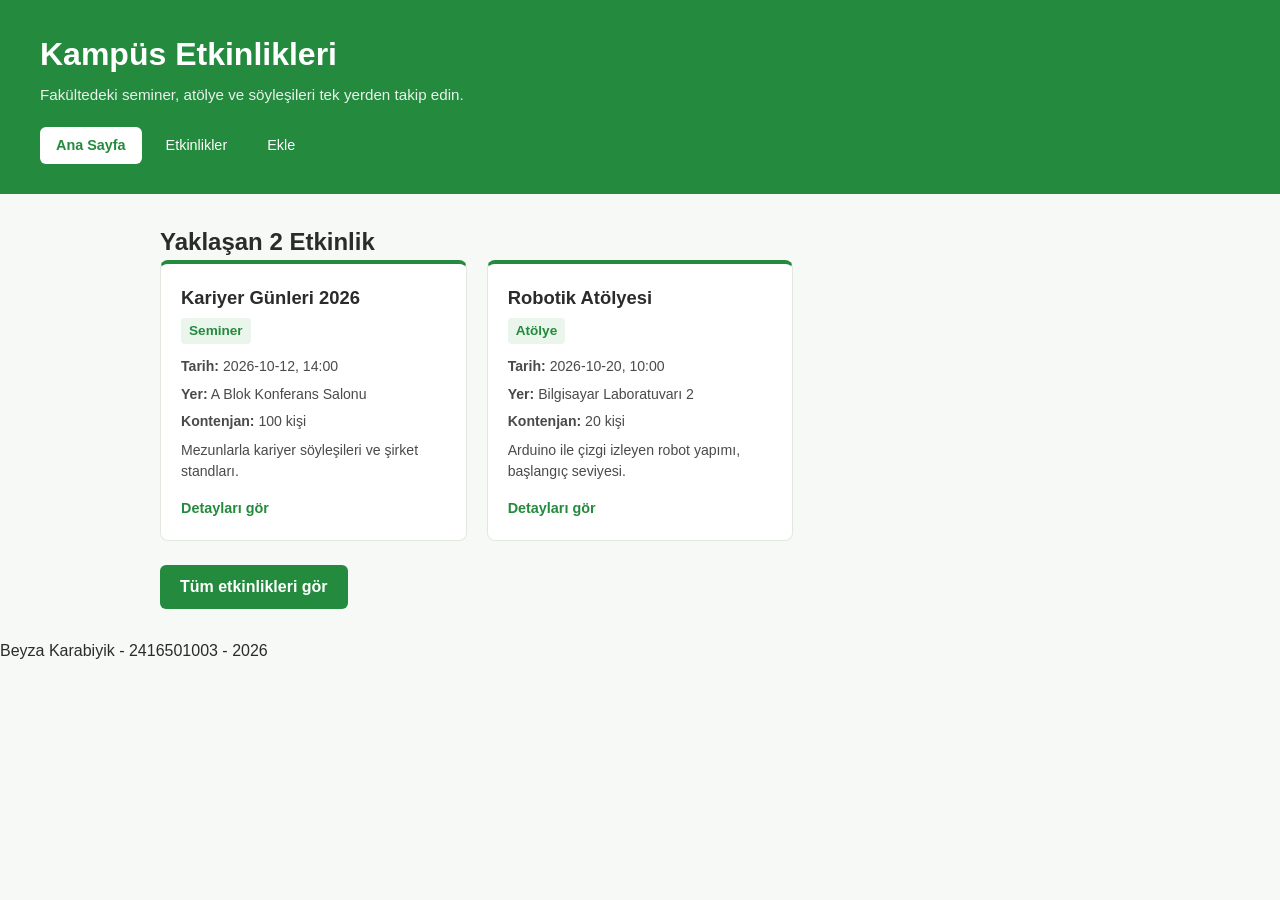
<file: index.html>
<!DOCTYPE html>
<html lang="tr">
<head>
  <script type="module" src="js/event-list.js"></script>
  <meta charset="UTF-8">
  <meta name="viewport" content="width=device-width, initial-scale=1.0">
  <title>Kampüs Etkinlikleri - Ana Sayfa</title>
  <link rel="stylesheet" href="css/2416501003.css">
</head>
<body>
  <header>
    <h1>Kampüs Etkinlikleri</h1>
    <p>Fakültedeki seminer, atölye ve söyleşileri tek yerden takip edin.</p>
    <nav>
      <a href="index.html" class="aktif">Ana Sayfa</a>
      <a href="etkinlikler.html">Etkinlikler</a>
      <a href="etkinlik-ekle.html">Ekle</a>
    </nav>
  </header>

  <main>
    <h2>Yaklaşan 2 Etkinlik</h2>

    <section class="anasayfa-grid" id="upcoming-events">
      <!-- Kartları JavaScript otomatik basacak -->
    </section>

    <br>
    <a href="etkinlikler.html" class="btn">Tüm etkinlikleri gör</a>
  </main>

  <footer>
    <p>Beyza Karabiyik - 2416501003 - 2026</p>
  </footer>
</body>
</html>
</file>
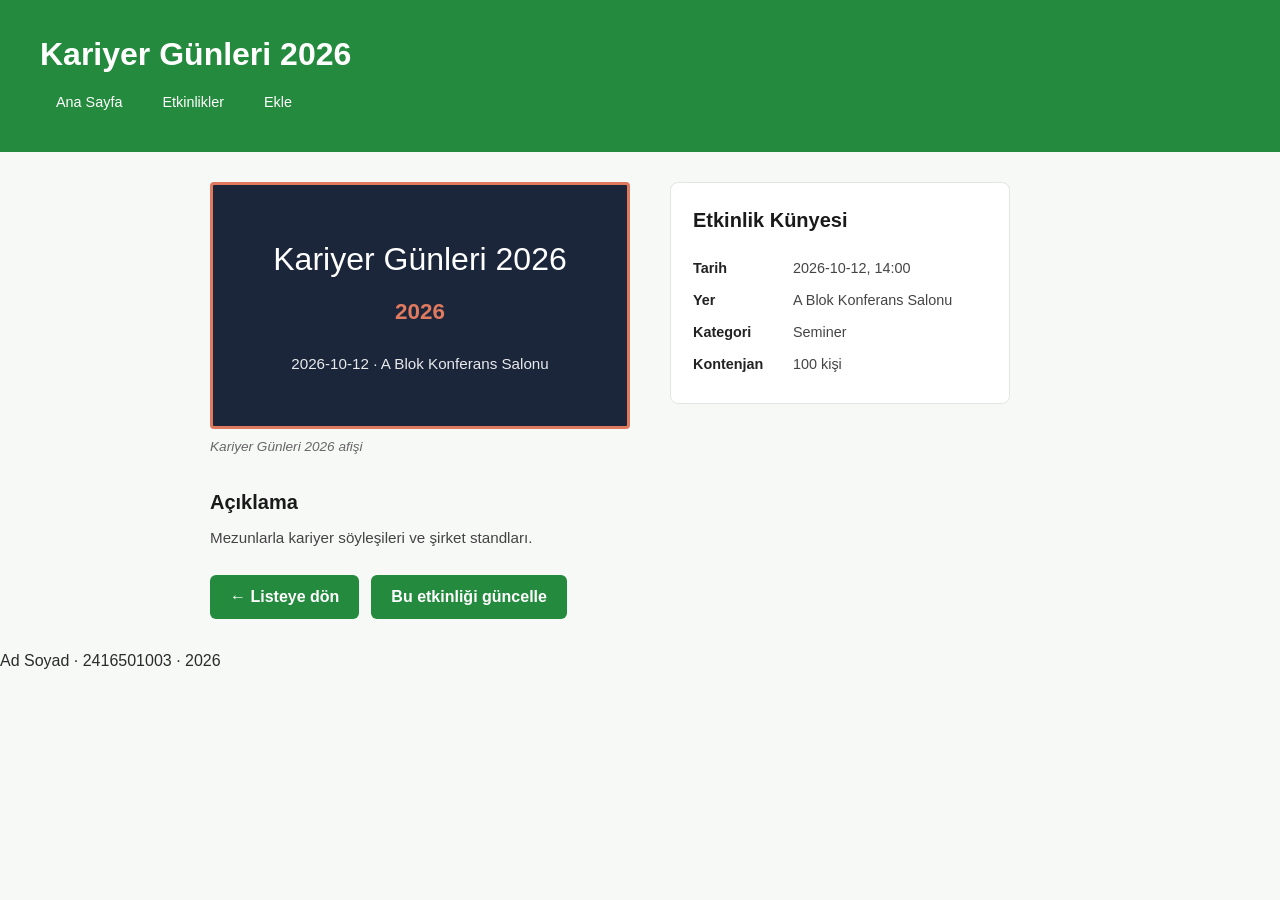
<file: etkinlik-detay.html>
<!DOCTYPE html>
<html lang="tr">
<head>
  <script type="module" src="js/event-detail.js"></script>
  <meta charset="UTF-8">
  <meta name="viewport" content="width=device-width, initial-scale=1.0">
  <title>Etkinlik Detay - Kampüs Etkinlikleri</title>
  <link rel="stylesheet" href="css/2416501003.css">
</head>
<body>

  <header>
    <h1 id="header-title">Kampüs Etkinlikleri</h1>
    <nav>
      <a href="index.html">Ana Sayfa</a>
      <a href="etkinlikler.html">Etkinlikler</a>
      <a href="etkinlik-ekle.html">Ekle</a>
    </nav>
  </header>

  <main class="page-container" id="event-detail-container">
    <!-- İçerik JavaScript tarafından slayttaki düzende basılacak -->
  </main>

  <footer>
    <p>Ad Soyad · 2416501003 · 2026</p>
  </footer>

</body>
</html>
</file>
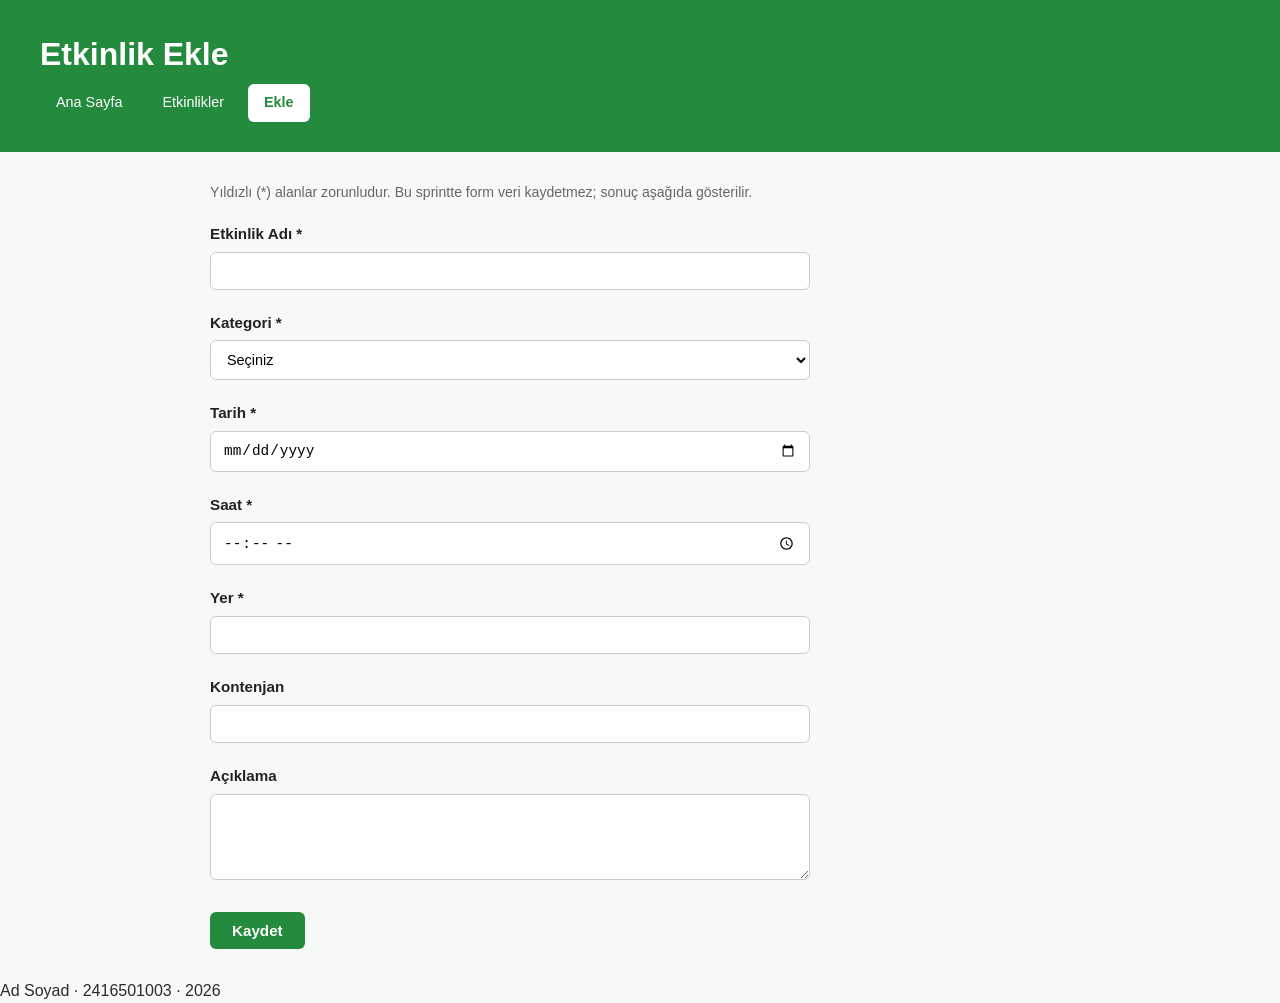
<file: etkinlik-ekle.html>
<!DOCTYPE html>
<html lang="tr">
<head>
  <script type="module" src="js/event-form.js"></script>
  <meta charset="UTF-8">
  <meta name="viewport" content="width=device-width, initial-scale=1.0">
  <title>Etkinlik Ekle - Kampüs Etkinlikleri</title>
  <link rel="stylesheet" href="css/2416501003.css">
</head>
<body>

  <header>
    <h1>Etkinlik Ekle</h1>
    <nav>
      <a href="index.html">Ana Sayfa</a>
      <a href="etkinlikler.html">Etkinlikler</a>
      <a href="etkinlik-ekle.html" class="aktif">Ekle</a>
    </nav>
  </header>

  <main class="page-container">
    <p style="color: #666; font-size: 0.88rem; margin-bottom: 20px;">
      Yıldızlı (*) alanlar zorunludur. Bu sprintte form veri kaydetmez; sonuç aşağıda gösterilir.
    </p>

    <form id="event-form" class="custom-form" novalidate>
      <div class="form-grup">
        <label for="title">Etkinlik Adı *</label>
        <input type="text" id="title" name="title">
        <small class="error-text" id="error-title"></small>
      </div>

      <div class="form-grup">
        <label for="category">Kategori *</label>
        <select id="category" name="category">
          <option value="">Seçiniz</option>
          <option value="Seminer">Seminer</option>
          <option value="Atölye">Atölye</option>
          <option value="Söyleşi">Söyleşi</option>
        </select>
        <small class="error-text" id="error-category"></small>
      </div>

      <div class="form-grup">
        <label for="date">Tarih *</label>
        <input type="date" id="date" name="date">
        <small class="error-text" id="error-date"></small>
      </div>

      <div class="form-grup">
        <label for="time">Saat *</label>
        <input type="time" id="time" name="time">
        <small class="error-text" id="error-time"></small>
      </div>

      <div class="form-grup">
        <label for="location">Yer *</label>
        <input type="text" id="location" name="location">
        <small class="error-text" id="error-location"></small>
      </div>

      <div class="form-grup">
        <label for="capacity">Kontenjan</label>
        <input type="number" id="capacity" name="capacity">
        <small class="error-text" id="error-capacity"></small>
      </div>

      <div class="form-grup">
        <label for="description">Açıklama</label>
        <textarea id="description" name="description" rows="4"></textarea>
        <small class="error-text" id="error-description"></small>
      </div>

      <button type="submit" class="btn btn-submit">Kaydet</button>
    </form>

    <!-- Başarı Çıktısı (Slayttaki Yeşil JSON Kutusu) -->
    <div id="form-message" style="margin-top: 20px;"></div>
  </main>

  <footer>
    <p>Ad Soyad · 2416501003 · 2026</p>
  </footer>

</body>
</html>
</file>
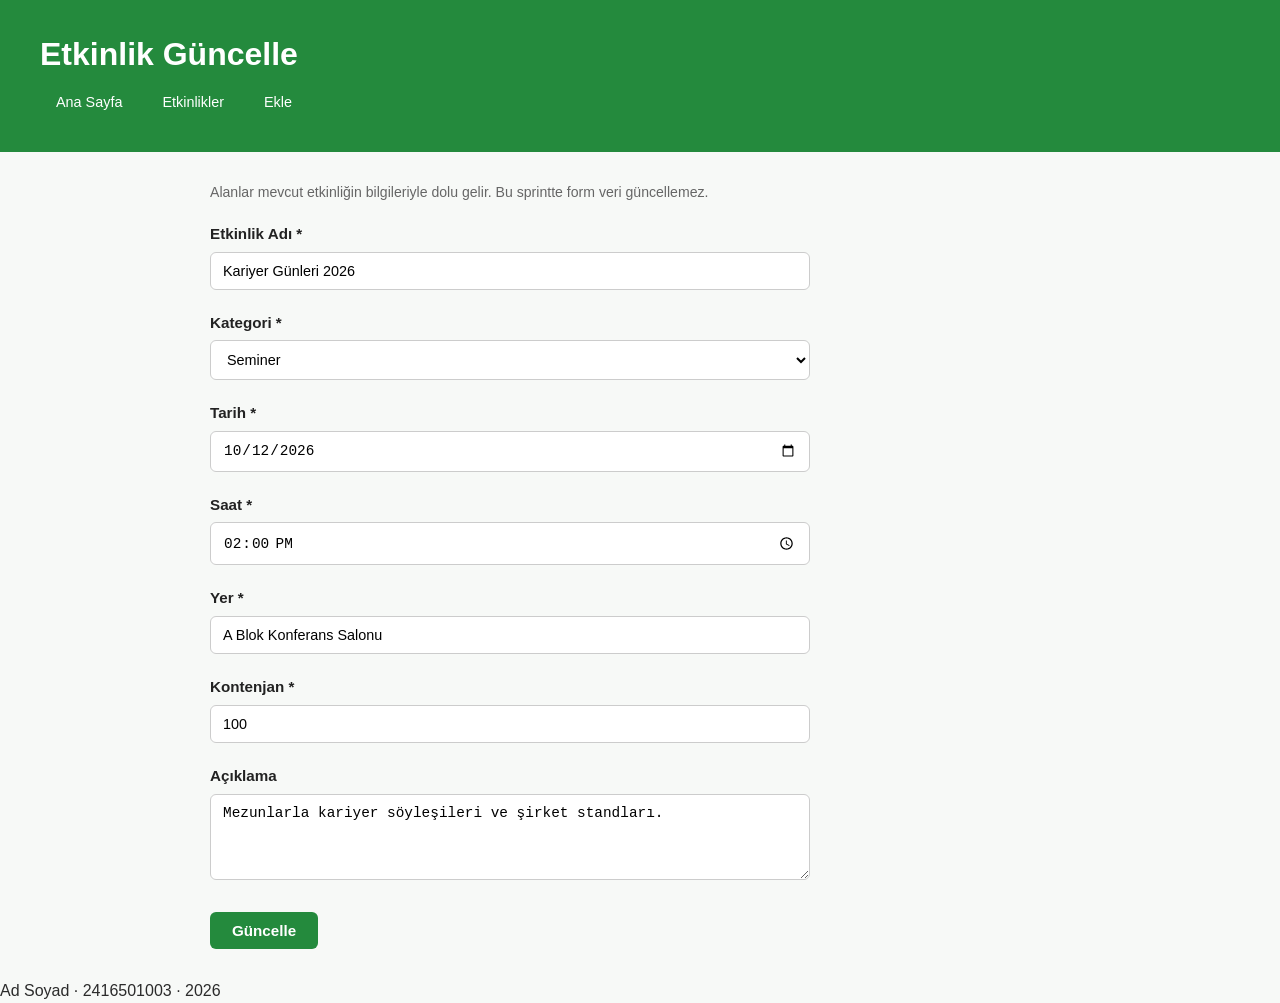
<file: etkinlik-guncelle.html>
<!DOCTYPE html>
<html lang="tr">
<head>
  <script type="module" src="js/event-form.js"></script>
  <meta charset="UTF-8">
  <meta name="viewport" content="width=device-width, initial-scale=1.0">
  <title>Etkinlik Güncelle - Kampüs Etkinlikleri</title>
  <link rel="stylesheet" href="css/2416501003.css">
</head>
<body>

  <header>
    <h1>Etkinlik Güncelle</h1>
    <nav>
      <a href="index.html">Ana Sayfa</a>
      <a href="etkinlikler.html">Etkinlikler</a>
      <a href="etkinlik-ekle.html">Ekle</a>
    </nav>
  </header>

  <main class="page-container">
    <div id="no-id-warning" class="warning-box" style="display: none;">
      <p style="margin-bottom: 12px;">Güncellenecek etkinlik seçilmedi. Önce listeden bir etkinlik seçin, detay sayfasındaki "Bu etkinliği güncelle" butonunu kullanın.</p>
      <a href="etkinlikler.html" class="btn">Etkinliklere git</a>
    </div>

    <div id="update-form-container">
      <p class="form-info-note" style="color: #666; font-size: 0.88rem; margin-bottom: 20px;">
        Alanlar mevcut etkinliğin bilgileriyle dolu gelir. Bu sprintte form veri güncellemez.
      </p>

      <form id="update-event-form" class="custom-form" novalidate>
        <div class="form-grup">
          <label for="title">Etkinlik Adı *</label>
          <input type="text" id="title" name="title">
          <small class="error-text" id="error-title"></small>
        </div>

        <div class="form-grup">
          <label for="category">Kategori *</label>
          <select id="category" name="category">
            <option value="Seminer">Seminer</option>
            <option value="Atölye">Atölye</option>
            <option value="Söyleşi">Söyleşi</option>
          </select>
          <small class="error-text" id="error-category"></small>
        </div>

        <div class="form-grup">
          <label for="date">Tarih *</label>
          <input type="date" id="date" name="date">
          <small class="error-text" id="error-date"></small>
        </div>

        <div class="form-grup">
          <label for="time">Saat *</label>
          <input type="time" id="time" name="time">
          <small class="error-text" id="error-time"></small>
        </div>

        <div class="form-grup">
          <label for="location">Yer *</label>
          <input type="text" id="location" name="location">
          <small class="error-text" id="error-location"></small>
        </div>

        <div class="form-grup">
          <label for="capacity">Kontenjan *</label>
          <input type="number" id="capacity" name="capacity">
          <small class="error-text" id="error-capacity"></small>
        </div>

        <div class="form-grup">
          <label for="description">Açıklama</label>
          <textarea id="description" name="description" rows="4"></textarea>
          <small class="error-text" id="error-description"></small>
        </div>

        <button type="submit" class="btn btn-submit">Güncelle</button>
      </form>

      <!-- Güncelleme Sonrası Yeşil JSON Kutusu -->
      <div id="update-message" style="margin-top: 20px;"></div>
    </div>
  </main>

  <footer>
    <p>Ad Soyad · 2416501003 · 2026</p>
  </footer>

</body>
</html>
</file>
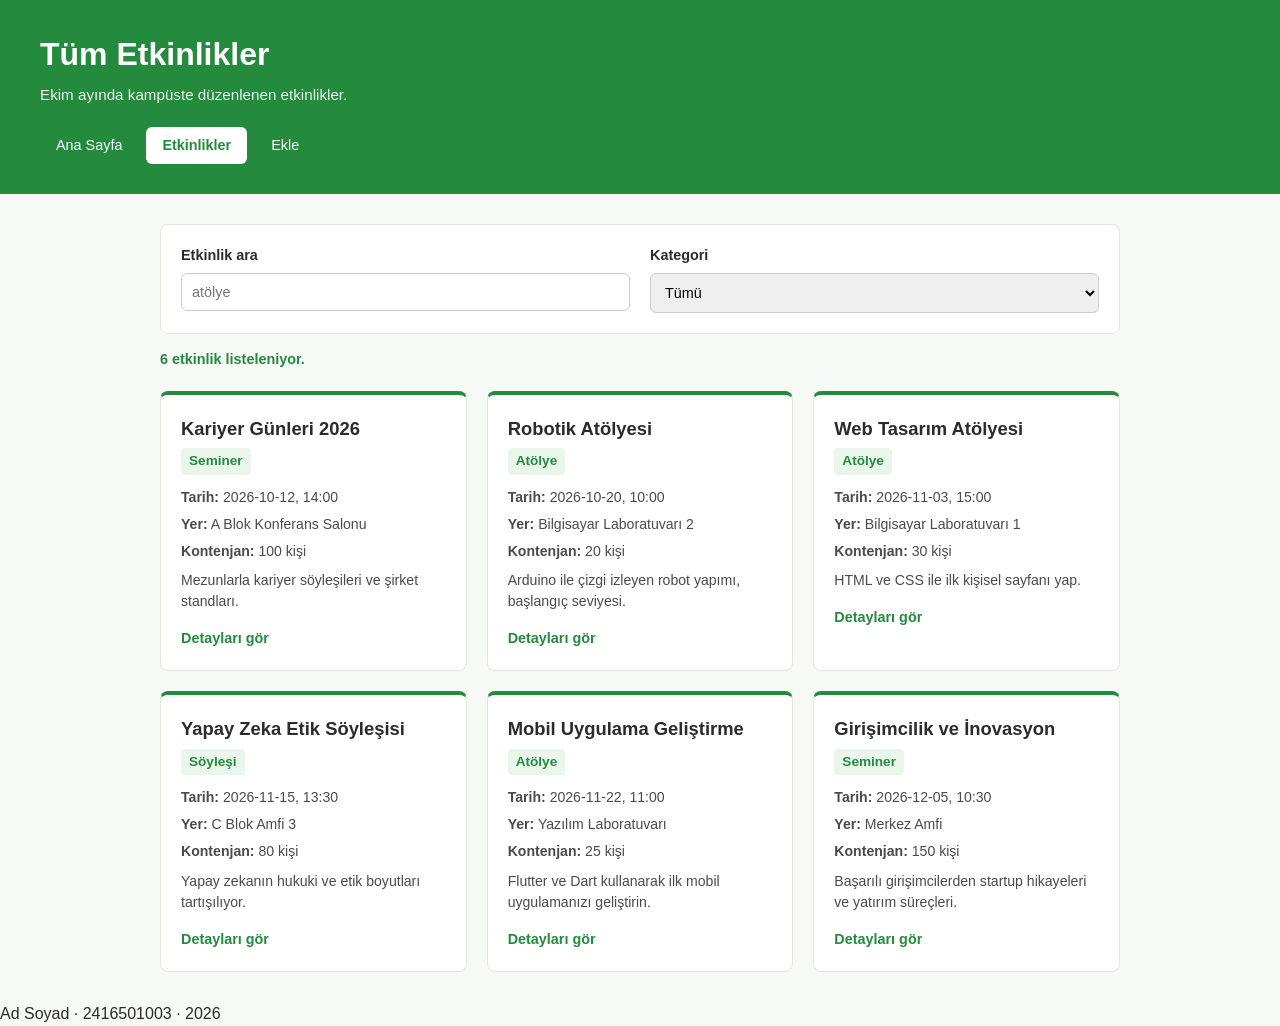
<file: etkinlikler.html>
<!DOCTYPE html>
<html lang="tr">
<head>
  <script type="module" src="js/event-list.js"></script>
  <meta charset="UTF-8">
  <meta name="viewport" content="width=device-width, initial-scale=1.0">
  <title>Tüm Etkinlikler - Kampüs Etkinlikleri</title>
  <link rel="stylesheet" href="css/2416501003.css">
</head>
<body>

  <header>
    <h1>Tüm Etkinlikler</h1>
    <p>Ekim ayında kampüste düzenlenen etkinlikler.</p>
    <nav>
      <a href="index.html">Ana Sayfa</a>
      <a href="etkinlikler.html" class="aktif">Etkinlikler</a>
      <a href="etkinlik-ekle.html">Ekle</a>
    </nav>
  </header>

  <main>
    <div class="filter-section">
      <div>
        <label for="search-input">Etkinlik ara</label>
        <input type="text" id="search-input" placeholder="atölye">
      </div>
      <div>
        <label for="category-select">Kategori</label>
        <select id="category-select">
          <option value="Tümü">Tümü</option>
          <option value="Seminer">Seminer</option>
          <option value="Atölye">Atölye</option>
          <option value="Söyleşi">Söyleşi</option>
        </select>
      </div>
    </div>

    <p id="result-count-text" class="count-text"></p>

    <section class="etkinlikler-grid" id="events-list"></section>
  </main>

  <footer>
    <p>Ad Soyad · 2416501003 · 2026</p>
  </footer>

</body>
</html>
</file>
<file: css/2416501003.css>
* {
  box-sizing: border-box;
  margin: 0;
  padding: 0;
}

body {
  font-family: -apple-system, BlinkMacSystemFont, "Segoe UI", Roboto, Helvetica, Arial, sans-serif;
  background-color: #f7f9f7;
  color: #2b2b2b;
  line-height: 1.5;
}

/* Üst Yeşil Alan */
header {
  background-color: #248a3d;
  color: #ffffff;
  padding: 30px 40px;
  width: 100%;
}

header h1 {
  font-size: 2rem;
  font-weight: 700;
  margin-bottom: 6px;
}

header p {
  font-size: 0.95rem;
  opacity: 0.9;
  margin-bottom: 20px;
}

header nav {
  display: flex;
  gap: 8px;
}

header nav a {
  color: #ffffff;
  text-decoration: none;
  padding: 8px 16px;
  border-radius: 6px;
  font-size: 0.9rem;
  font-weight: 500;
}

header nav a.aktif {
  background-color: #ffffff;
  color: #248a3d;
  font-weight: 600;
}

/* Ana İçerik */
main {
  max-width: 1000px;
  margin: 30px auto;
  padding: 0 20px;
}

/* Arama ve Filtreleme Kutusu */
.filter-section {
  background-color: #ffffff;
  border: 1px solid #e2e8e0;
  border-radius: 8px;
  padding: 20px;
  display: flex;
  gap: 20px;
  margin-bottom: 15px;
}

.filter-section > div {
  display: flex;
  flex-direction: column;
  flex: 1;
}

.filter-section label {
  font-weight: 600;
  margin-bottom: 6px;
  font-size: 0.9rem;
}

.filter-section input, 
.filter-section select {
  padding: 10px;
  border: 1px solid #ccc;
  border-radius: 6px;
  font-size: 0.9rem;
}

.count-text {
  color: #248a3d;
  font-weight: 700;
  margin-bottom: 20px;
  font-size: 0.9rem;
}

/* Kartlar Grid Yapısı */
.anasayfa-grid,
.etkinlikler-grid {
  display: grid;
  grid-template-columns: repeat(auto-fill, minmax(300px, 1fr));
  gap: 20px;
}

/* Kart Stili */
.kart {
  background-color: #ffffff;
  border: 1px solid #e2e8e0;
  border-top: 4px solid #248a3d;
  border-radius: 8px;
  padding: 20px;
}

.kart h3 {
  font-size: 1.15rem;
  margin-bottom: 6px;
}

.kart .kategori {
  display: inline-block;
  background-color: #eaf5ec;
  color: #248a3d;
  padding: 3px 8px;
  border-radius: 4px;
  font-size: 0.85rem;
  font-weight: 600;
  margin-bottom: 12px;
}

.kart p {
  font-size: 0.88rem;
  color: #4a4a4a;
  margin-bottom: 6px;
}

.kart .btn-link {
  display: inline-block;
  color: #248a3d;
  font-weight: 700;
  text-decoration: none;
  margin-top: 10px;
  font-size: 0.9rem;
}

/* Yeşil Buton */
.btn {
  display: inline-block;
  background-color: #248a3d;
  color: #ffffff;
  padding: 10px 20px;
  border-radius: 6px;
  text-decoration: none;
  font-weight: 600;
  border: none;
  cursor: pointer;
}

/* Form Stilleri */
.form-grup {
  margin-bottom: 15px;
  display: flex;
  flex-direction: column;
}

.form-grup label {
  font-weight: 600;
  margin-bottom: 5px;
}
/* Güncelleme Sayfası & Form Tasarım Düzeltmesi */
.page-container {
  max-width: 900px;
  margin: 30px auto;
  padding: 0 20px;
}

.form-info-note {
  color: #666666;
  font-size: 0.9rem;
  margin-bottom: 25px;
}

#update-event-form {
  max-width: 600px;
  background: transparent;
  padding: 0;
  border: none;
  box-shadow: none;
}

#update-event-form .form-grup {
  margin-bottom: 18px;
  display: flex;
  flex-direction: column;
}

#update-event-form label {
  font-weight: 700;
  font-size: 0.95rem;
  color: #222222;
  margin-bottom: 6px;
}

#update-event-form input,
#update-event-form select,
#update-event-form textarea {
  width: 100%;
  padding: 10px 12px;
  border: 1px solid #cccccc;
  border-radius: 6px;
  font-size: 0.9rem;
  background-color: #ffffff;
  outline: none;
}

#update-event-form input:focus,
#update-event-form select:focus,
#update-event-form textarea:focus {
  border-color: #248a3d;
}

/* Uyarı Kutusu */
.warning-box {
  background-color: #fce8e6;
  border: 1px solid #f5c2c7;
  color: #d93025;
  padding: 20px;
  border-radius: 8px;
  max-width: 650px;
}

.btn-submit {
  background-color: #248a3d;
  color: #ffffff;
  padding: 10px 22px;
  border-radius: 6px;
  font-weight: 600;
  font-size: 0.95rem;
  border: none;
  cursor: pointer;
  margin-top: 10px;
}

.btn-submit:hover {
  background-color: #1d7031;
}
/* Form Sayfaları Genişlik ve Hizalama Ayarı */
.custom-form {
  max-width: 600px;
  background: transparent;
  padding: 0;
  border: none;
  box-shadow: none;
}

.custom-form .form-grup {
  margin-bottom: 18px;
  display: flex;
  flex-direction: column;
}

.custom-form label {
  font-weight: 700;
  font-size: 0.95rem;
  color: #222222;
  margin-bottom: 6px;
}

.custom-form input,
.custom-form select,
.custom-form textarea {
  width: 100%;
  padding: 10px 12px;
  border: 1px solid #cccccc;
  border-radius: 6px;
  font-size: 0.9rem;
  background-color: #ffffff;
  outline: none;
}

.custom-form input:focus,
.custom-form select:focus,
.custom-form textarea:focus {
  border-color: #248a3d;
}
/* Hatalı Alan (Kırmızı Çerçeve ve Yazı) */
.custom-form input.is-invalid,
.custom-form select.is-invalid,
.custom-form textarea.is-invalid {
  border-color: #d93025 !important;
  background-color: #fce8e6 !important;
}

.error-text {
  color: #d93025;
  font-size: 0.8rem;
  margin-top: 4px;
  display: block;
}

/* Başarılı İşlem Yeşil Kutusu */
.success-box {
  background-color: #eaf5ec;
  border: 1px solid #c3e6cb;
  padding: 15px;
  border-radius: 8px;
  max-width: 600px;
}
/* Hatalı Alanlar için Kırmızı Çerçeve ve Hata Yazısı */
.custom-form input.is-invalid,
.custom-form select.is-invalid,
.custom-form textarea.is-invalid {
  border-color: #d93025 !important;
  background-color: #fce8e6 !important;
}

.error-text {
  color: #d93025;
  font-size: 0.8rem;
  margin-top: 4px;
  display: block;
}

/* Başarılı İşlem Yeşil Kutu */
.success-box {
  background-color: #eaf5ec;
  border: 1px solid #c3e6cb;
  padding: 15px;
  border-radius: 8px;
  max-width: 600px;
}
</file>
